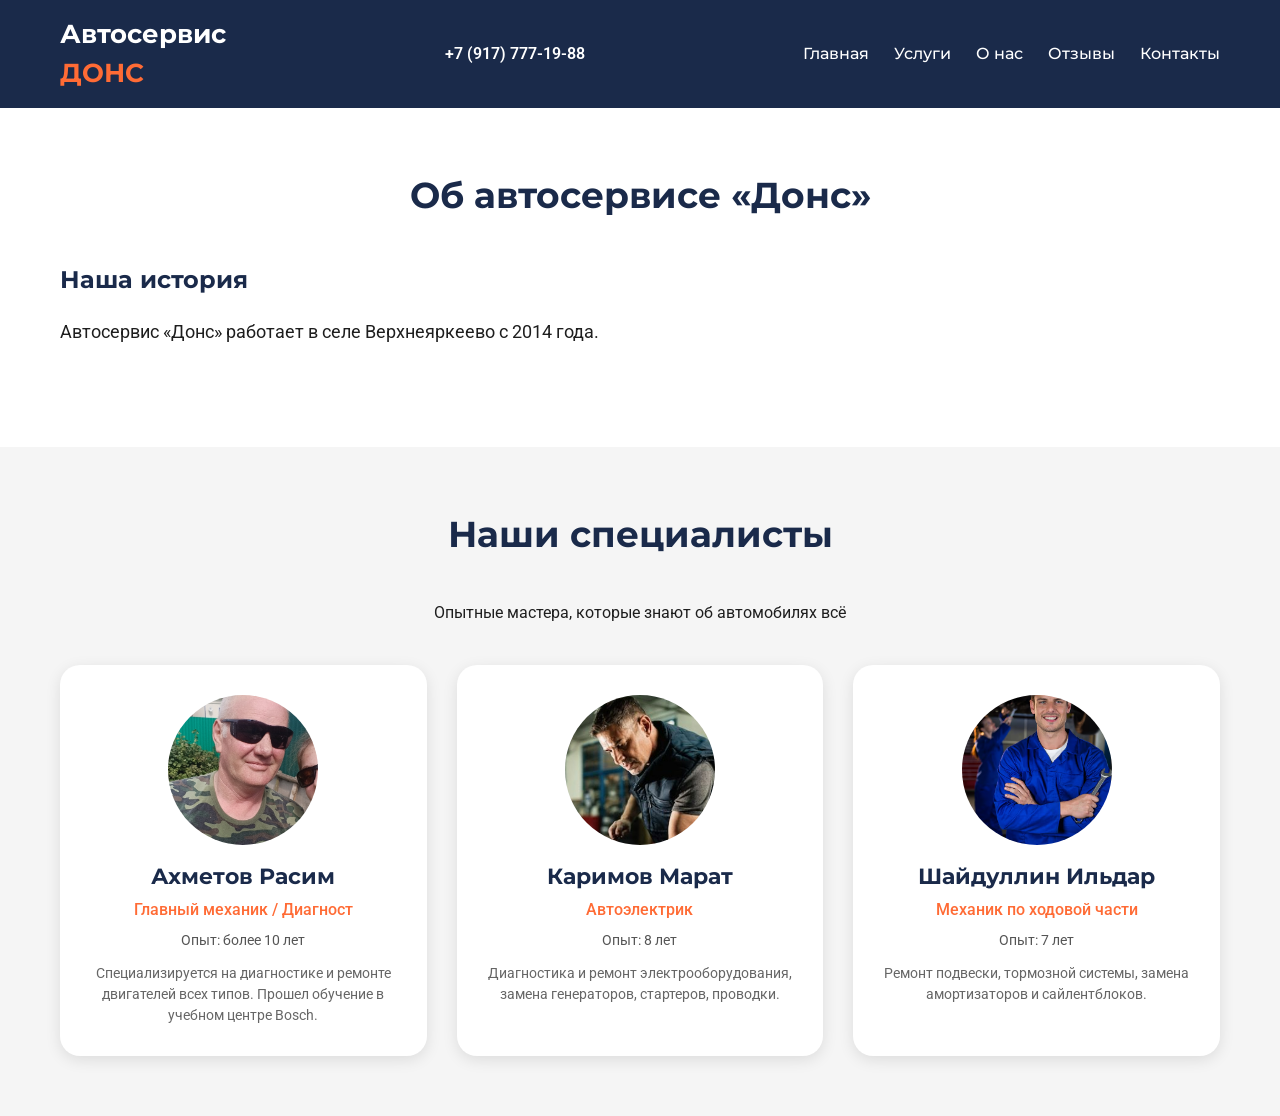
<file: about.html>
<!DOCTYPE html>
<html lang="ru">
<head>
    <meta charset="UTF-8">
    <meta name="viewport" content="width=device-width, initial-scale=1.0">
    <title>О нас — Автосервис «Донс» Верхнеяркеево</title>
    <link href="https://fonts.googleapis.com/css2?family=Montserrat:wght@400;500;600;700&family=Roboto:wght@300;400;500&display=swap" rel="stylesheet">
    <link rel="stylesheet" href="css/style.css">
</head>
<body>

<header class="header">
    <div class="container">
        <a href="index.html" class="logo">Автосервис <br><span>ДОНС</span></a>
        <div class="contact-header"><a href="tel:+79177771988"> +7 (917) 777-19-88</a></div>
        <div class="burger"><span></span><span></span><span></span></div>
        <nav class="nav">
            <a href="index.html">Главная</a>
            <a href="services.html">Услуги</a>
            <a href="about.html">О нас</a>
            <a href="index.html#otz">Отзывы</a>
            <a href="index.html#contacts">Контакты</a>
        </nav>
    </div>
</header>

<main>
    <div class="container" style="padding: 60px 20px;">
        <h1 class="section-title">Об автосервисе «Донс»</h1>
        
        <div style="margin-bottom: 40px;">
            <h2 style="color: #1a2a4a; margin-bottom: 20px;">Наша история</h2>
            <p style="font-size: 18px; line-height: 1.6;">Автосервис «Донс» работает в селе Верхнеяркеево с 2014 года.
            </p>
        </div>
    </div>
</main>
<!-- Наши сотрудники -->
<section class="employees">
    <div class="container">
        <h2 class="section-title"> Наши специалисты</h2>
        <p style="text-align: center; margin-bottom: 40px;">Опытные мастера, которые знают об автомобилях всё</p>
        
        <div class="employees-grid">
            
            <!-- Сотрудник 1: Ахметов Расим -->
            <div class="employee-card">
                <div class="employee-photo img">
                    <img src="img/papa.jpg" alt="papa">
                </div>
                <h3 class="employee-name">Ахметов Расим</h3>
                <div class="employee-position">Главный механик / Диагност</div>
                <div class="employee-experience"> Опыт: более 10 лет</div>
                <div class="employee-desc">Специализируется на диагностике и ремонте двигателей всех типов. Прошел обучение в учебном центре Bosch.</div>
            </div>
            
            <!-- Сотрудник 2 (добавьте по желанию) -->
            <div class="employee-card">
                <div class="employee-photo">
                    <img src="img/emp.png" alt="empl">
                </div>
                <h3 class="employee-name">Каримов Марат</h3>
                <div class="employee-position">Автоэлектрик</div>
                <div class="employee-experience"> Опыт: 8 лет</div>
                <div class="employee-desc">Диагностика и ремонт электрооборудования, замена генераторов, стартеров, проводки.</div>
            </div>
            
            <!-- Сотрудник 3 (добавьте по желанию) -->
            <div class="employee-card">
                <div class="employee-photo">
                    <img src="img/emp2.avif" alt="employe">
                </div>
                <h3 class="employee-name">Шайдуллин Ильдар</h3>
                <div class="employee-position">Механик по ходовой части</div>
                <div class="employee-experience"> Опыт: 7 лет</div>
                <div class="employee-desc">Ремонт подвески, тормозной системы, замена амортизаторов и сайлентблоков.</div>
            </div>
            
        </div>
    </div>
</section>
</body>
</html>
</file>
<file: css/style.css>
/* ===== RESET & BASE ===== */
* {
    margin: 0;
    padding: 0;
    box-sizing: border-box;
}

body {
    font-family: 'Roboto', sans-serif;
    color: #1e1e1e;
    line-height: 1.5;
    background-color: #fff;
}
.logo2 { margin-left: 40px;

}
h1, h2, h3, .logo, .nav a, .btn {
    font-family: 'Montserrat', sans-serif;
}

.container {
    max-width: 1200px;
    margin: 0 auto;
    padding: 0 20px;
}

/* ===== COLORS ===== */
:root {
    --primary-dark: #1a2a4a;
    --primary-accent: #ff6b35;
    --primary-accent-hover: #e55a2b;
    --gray-light: #f5f5f5;
    --gray-medium: #e0e0e0;
    --text-dark: #1e1e1e;
    --text-gray: #555;
}

/* ===== BUTTONS ===== */
.btn {
    display: inline-block;
    padding: 12px 28px;
    border-radius: 40px;
    font-weight: 600;
    text-decoration: none;
    transition: 0.3s;
    cursor: pointer;
    border: none;
    font-size: 16px;
}

.btn-primary {
    background-color: var(--primary-accent);
    color: white;
}

.btn-primary:hover {
    background-color: var(--primary-accent-hover);
    transform: translateY(-2px);
}

.btn-outline {
    background-color: transparent;
    border: 2px solid var(--primary-accent);
    color: var(--primary-accent);
}

.btn-outline:hover {
    background-color: var(--primary-accent);
    color: white;
}

/* ===== HEADER ===== */
.header {
    background-color: var(--primary-dark);
    padding: 15px 0;
    position: sticky;
    top: 0;
    z-index: 100;
}

.header .container {
    display: flex;
    justify-content: space-between;
    align-items: center;
    flex-wrap: wrap;
    gap: 15px;
}

.logo {
    font-size: 26px;
    font-weight: 700;
    color: white;
    text-decoration: none;
}

.logo span {
    color: var(--primary-accent);
}

.nav {
    display: flex;
    gap: 25px;
}

.nav a {
    color: white;
    text-decoration: none;
    font-weight: 500;
    transition: 0.3s;
}

.nav a:hover {
    color: var(--primary-accent);
}

.contact-header {
    color: white;
    font-weight: 600;
}

.contact-header a {
    color: white;
    text-decoration: none;
}

/* Бургер-меню (для мобильных) */
.burger {
    display: none;
    flex-direction: column;
    cursor: pointer;
}

.burger span {
    width: 25px;
    height: 3px;
    background: white;
    margin: 3px 0;
    transition: 0.3s;
}

/* ===== HERO ===== */
.hero {
    background: linear-gradient(135deg, var(--primary-dark) 0%, #2a3a5a 100%);
    color: white;
    padding: 80px 0;
}

.hero .container {
    display: grid;
    grid-template-columns: 1fr 1fr;
    gap: 50px;
    align-items: center;
}

.hero h1 {
    font-size: 42px;
    margin-bottom: 20px;
}

.hero p {
    font-size: 18px;
    margin-bottom: 30px;
    opacity: 0.9;
}

.hero-buttons {
    display: flex;
    gap: 15px;
    flex-wrap: wrap;
}

.hero-image {
    background-color: rgba(255,255,255,0.1);
    border-radius: 20px;
    height: 400px;
    width: 600px;
    display: flex;
    align-items: center;
    justify-content: center;
    font-size: 80px;
}

/* ===== SECTION TITLE ===== */
.section-title {
    text-align: center;
    font-size: 36px;
    margin-bottom: 40px;
    color: var(--primary-dark);
}

/* ===== ADVANTAGES ===== */
.advantages {
    padding: 60px 0;
    background-color: white;
}

.advantages-grid {
    display: grid;
    grid-template-columns: repeat(4, 1fr);
    gap: 30px;
}

.advantage-card {
    text-align: center;
    padding: 25px;
    background-color: var(--gray-light);
    border-radius: 16px;
    transition: 0.3s;
}

.advantage-card:hover {
    transform: translateY(-5px);
    box-shadow: 0 10px 30px rgba(0,0,0,0.1);
}

.advantage-icon {
    font-size: 48px;
    margin-bottom: 15px;
}

.advantage-card h3 {
    margin-bottom: 10px;
    color: var(--primary-dark);
}

/* ===== SERVICES ===== */
.services {
    padding: 60px 0;
    background-color: var(--gray-light);
}

.services-grid {
    display: grid;
    grid-template-columns: repeat(3, 1fr);
    gap: 25px;
}

.service-card {
    background-color: white;
    border-radius: 16px;
    padding: 25px;
    text-align: center;
    transition: 0.3s;
}

.service-card:hover {
    transform: translateY(-5px);
    box-shadow: 0 10px 30px rgba(0,0,0,0.1);
}

.service-card h3 {
    margin-bottom: 10px;
    color: var(--primary-dark);
}

.service-price {
    color: var(--primary-accent);
    font-weight: 700;
    font-size: 22px;
    margin: 15px 0;
}

/* ===== REVIEWS ===== */
.reviews {
    padding: 60px 0;
}

.reviews-grid {
    display: grid;
    grid-template-columns: repeat(3, 1fr);
    gap: 25px;
}

.review-card {
    background-color: var(--gray-light);
    border-radius: 16px;
    padding: 25px;
}

.review-text {
    font-style: italic;
    margin-bottom: 15px;
}

.review-author {
    font-weight: 600;
    color: var(--primary-dark);
}

/* ===== FORM SECTION ===== */
.form-section {
    padding: 60px 0;
    background-color: var(--primary-dark);
    color: white;
}

.form-section .container {
    display: grid;
    grid-template-columns: 1fr 1fr;
    gap: 50px;
}

.booking-form {
    background-color: white;
    padding: 30px;
    border-radius: 20px;
    color: var(--text-dark);
}

.form-group {
    margin-bottom: 20px;
}

.form-group input,
.form-group select,
.form-group textarea {
    width: 100%;
    padding: 12px;
    border: 1px solid var(--gray-medium);
    border-radius: 8px;
    font-family: inherit;
    font-size: 16px;
}

.form-group label {
    display: block;
    margin-bottom: 8px;
    font-weight: 500;
}

.form-note {
    font-size: 12px;
    color: #888;
    margin-top: 15px;
    text-align: center;
}

/* ===== CONTACTS ===== */
.contacts {
    padding: 60px 0;
}

.contacts-grid {
    display: grid;
    grid-template-columns: 1fr 1fr;
    gap: 40px;
}

.contact-info p {
    margin-bottom: 15px;
}

.contact-info a {
    color: var(--primary-accent);
    text-decoration: none;
}

.contact-info a:hover {
    text-decoration: underline;
}

.contact-icon {
    font-size: 20px;
    margin-right: 10px;
}

/* ===== PRICE TABLE ===== */
.price-table {
    width: 100%;
    border-collapse: collapse;
    background: white;
    border-radius: 16px;
    overflow: hidden;
    box-shadow: 0 4px 20px rgba(0,0,0,0.1);
}

.price-table th,
.price-table td {
    padding: 15px 20px;
    text-align: left;
    border-bottom: 1px solid var(--gray-medium);
}

.price-table th {
    background-color: var(--primary-dark);
    color: white;
    font-weight: 600;
}

.price-table tr:hover {
    background-color: var(--gray-light);
}

.price-table .service-price {
    color: var(--primary-accent);
    font-weight: 700;
}

/* ===== MASTERS ===== */
.masters-grid {
    display: grid;
    grid-template-columns: repeat(3, 1fr);
    gap: 30px;
    margin-bottom: 40px;
}

.master-card {
    text-align: center;
    background: white;
    border-radius: 16px;
    padding: 25px;
    box-shadow: 0 4px 15px rgba(0,0,0,0.1);
}

.master-photo {
    width: 150px;
    height: 150px;
    background-color: var(--gray-light);
    border-radius: 50%;
    margin: 0 auto 15px;
    display: flex;
    align-items: center;
    justify-content: center;
    font-size: 60px;
}

.master-name {
    font-size: 20px;
    font-weight: 700;
    color: var(--primary-dark);
}

.master-spec {
    color: var(--primary-accent);
    margin: 5px 0;
}

/* ===== FOOTER ===== */
.footer {
    background-color: var(--primary-dark);
    color: white;
    padding: 30px 0;
    text-align: center;
}

/* ===== THANKS PAGE ===== */
.thanks {
    text-align: center;
    padding: 100px 20px;
}

.thanks h1 {
    font-size: 48px;
    color: var(--primary-accent);
    margin-bottom: 20px;
}
/* ===== СТИЛИ ДЛЯ СОТРУДНИКОВ ===== */
.employees {
    padding: 60px 0;
    background-color: var(--gray-light);
}

.employees-grid {
    display: grid;
    grid-template-columns: repeat(3, 1fr);
    gap: 30px;
}

.employee-card {
    background: white;
    border-radius: 20px;
    padding: 30px;
    text-align: center;
    transition: 0.3s;
    box-shadow: 0 4px 15px rgba(0,0,0,0.1);
}

.employee-card:hover {
    transform: translateY(-5px);
    box-shadow: 0 10px 30px rgba(0,0,0,0.15);
}

/* Стили для фото сотрудника */
.employee-photo {
    width: 150px;
    height: 150px;
    margin: 0 auto 15px;
    border-radius: 50%;  /* Делает фото круглым */
    overflow: hidden;     /* Обрезает всё, что выходит за пределы круга */
    background-color: #e0e0e0; /* Фон, пока грузится фото */
}

.employee-photo img {
    width: 100%;          /* Растягивает на всю ширину родителя */
    height: 100%;         /* Растягивает на всю высоту родителя */
    object-fit: cover;    /* Красиво обрезает фото, сохраняя пропорции */
    display: block;       /* Убирает лишний отступ снизу */
}

.employee-name {
    font-size: 22px;
    font-weight: 700;
    color: var(--primary-dark);
    margin-bottom: 5px;
}

.employee-position {
    color: var(--primary-accent);
    font-weight: 500;
    margin-bottom: 8px;
}

.employee-experience {
    color: #555;
    font-size: 14px;
    margin-bottom: 12px;
}

.employee-desc {
    color: #666;
    font-size: 14px;
    line-height: 1.5;
}

/* Адаптив для мобильных */
@media (max-width: 768px) {
    .employees-grid {
        grid-template-columns: 1fr;
    }
}
/* ===== RESPONSIVE ===== */
@media (max-width: 992px) {
    .advantages-grid,
    .services-grid,
    .reviews-grid,
    .masters-grid {
        grid-template-columns: repeat(2, 1fr);
    }
    
    .hero .container,
    .form-section .container,
    .contacts-grid {
        grid-template-columns: 1fr;
    }
}

@media (max-width: 768px) {
    .nav {
        display: none;
        flex-direction: column;
        width: 100%;
        background: var(--primary-dark);
        padding: 20px;
    }
    
    .nav.active {
        display: flex;
    }
    
    .burger {
        display: flex;
    }
    
    .hero h1 {
        font-size: 32px;
    }
    
    .advantages-grid,
    .services-grid,
    .reviews-grid,
    .masters-grid {
        grid-template-columns: 1fr;
    }
    
    .price-table th,
    .price-table td {
        padding: 10px;
        font-size: 14px;
    }
}

@media (max-width: 480px) {
    .hero-buttons {
        flex-direction: column;
    }
    
    .btn {
        text-align: center;
    }
    
    .section-title {
        font-size: 28px;
    }
}
</file>
